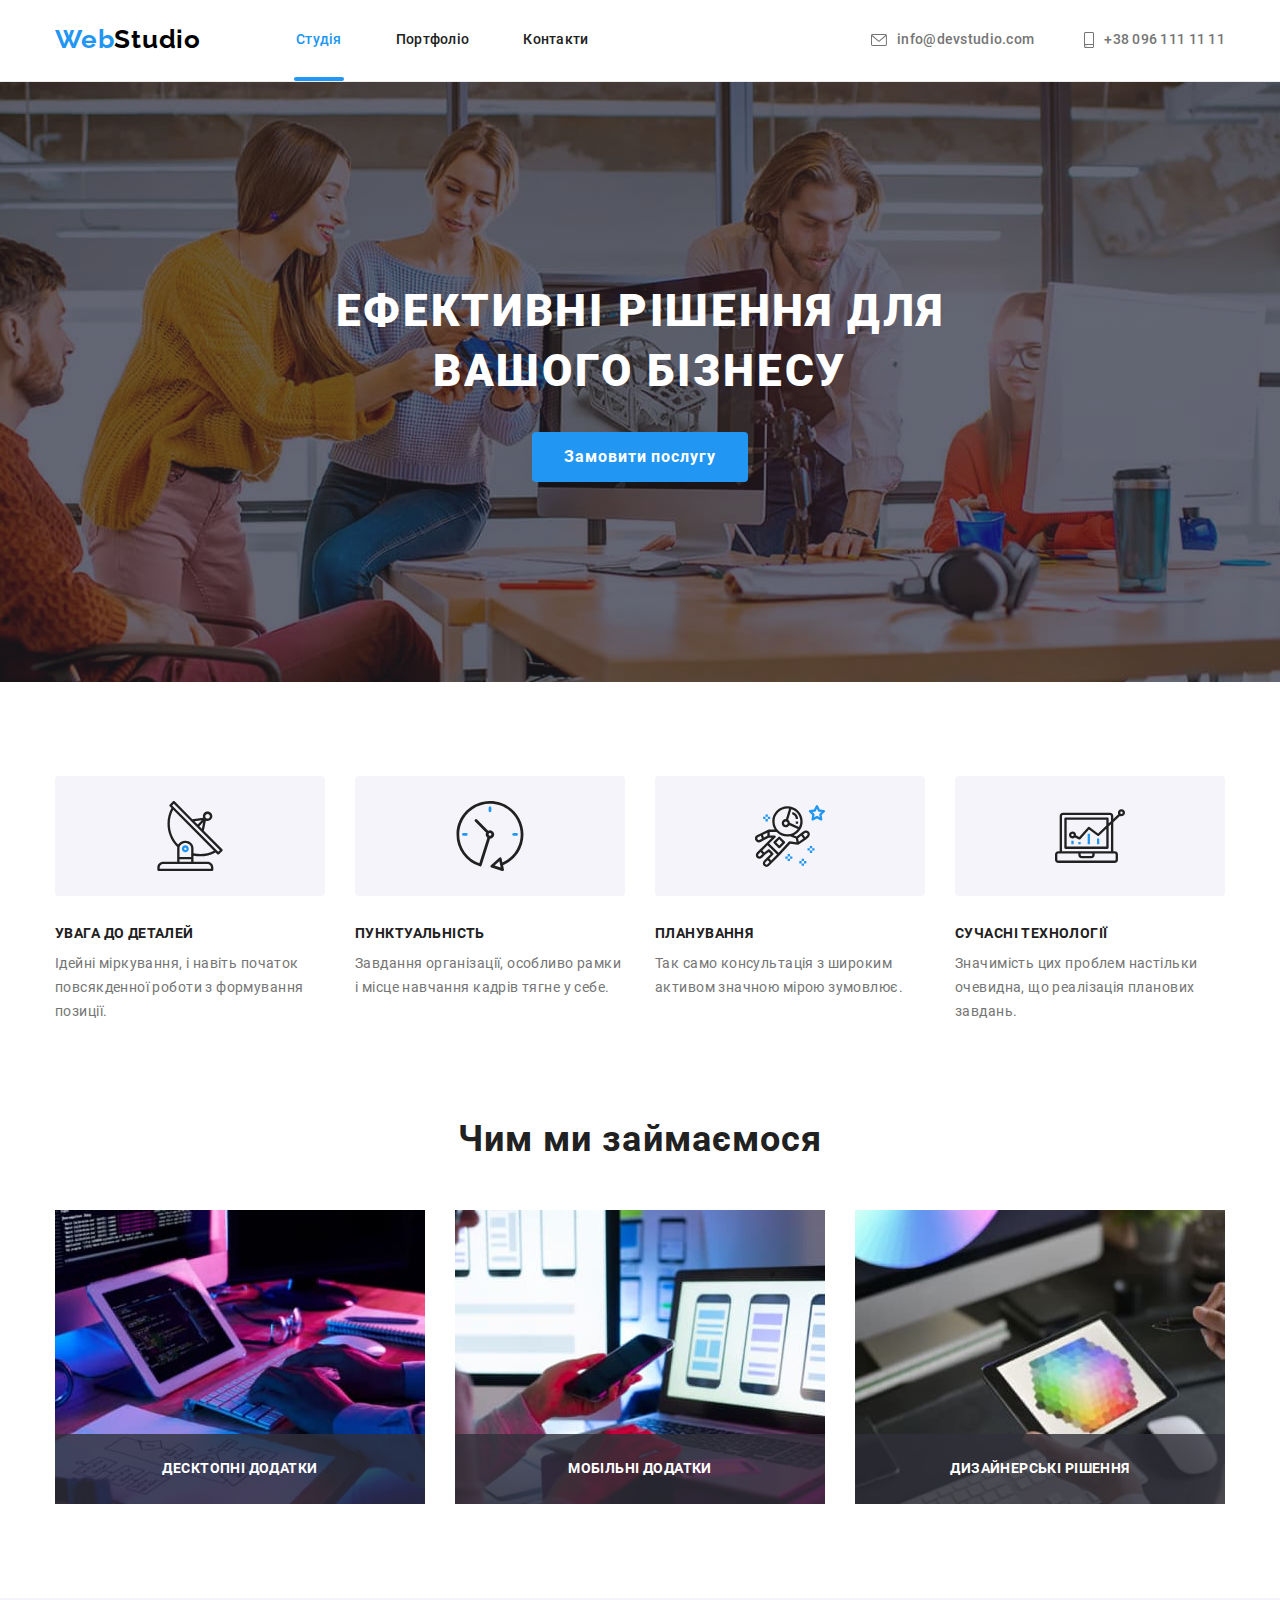
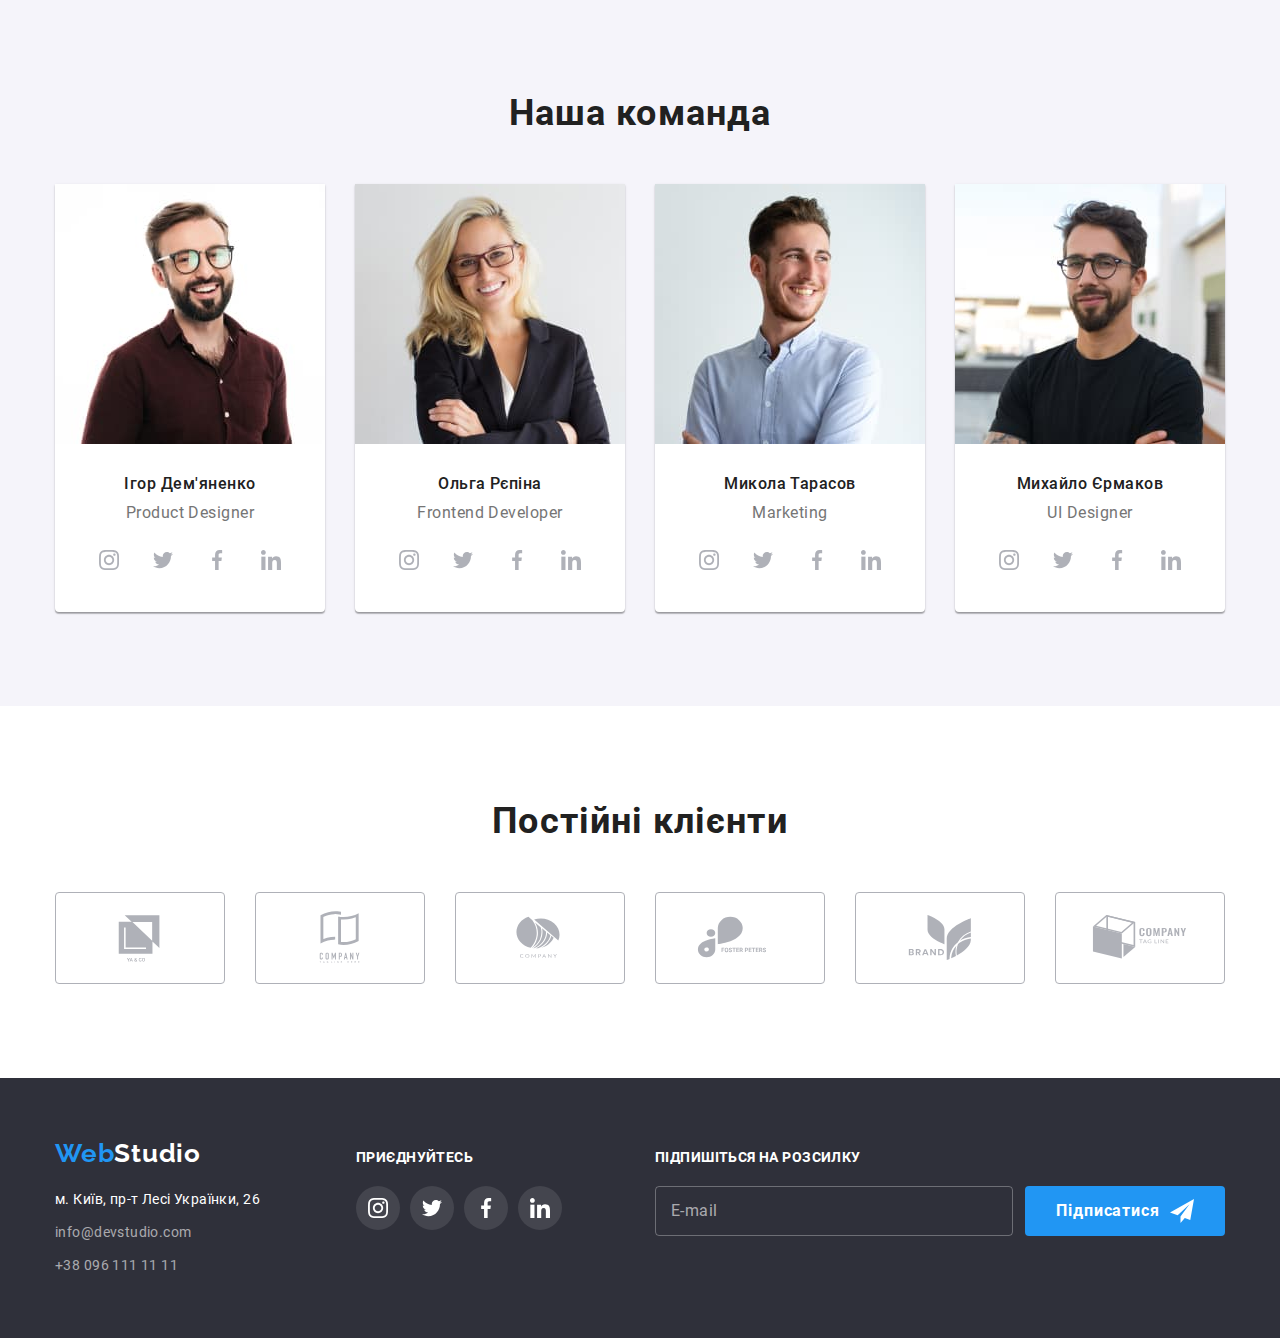
<file: index.html>
<!DOCTYPE html>
<html lang="uk">
  <head>
    <meta charset="UTF-8" />
    <meta http-equiv="X-UA-Compatible" content="IE=edge" />
    <meta name="viewport" content="width=device-width, initial-scale=1.0" />
    <link rel="stylesheet" href="./css/main.min.css" />
    <title>Вебстудія</title>
  </head>
  <body>
    <header class="header">
      <div class="container header__container">
        <nav class="navigation">
          <a href="./index.html" lang="en" class="logo navigation__logo"
            >Web<span class="logo__dark">Studio</span></a
          >
          <ul class="pages">
            <li class="pages__item">
              <a href="./index.html" class="pages__link pages__link--current">Студія</a>
            </li>
            <li class="pages__item">
              <a href="./portfolio.html" target="_parent" class="pages__link">Портфоліо</a>
            </li>
            <li class="pages__item"><a href="#" class="pages__link">Контакти</a></li>
          </ul>
        </nav>
        <ul class="contacts">
          <li class="contacts__item">
            <a href="mailto:info@devstudio.com" lang="en" class="contacts__link">
              <svg class="contacts__icon" width="16" height="12">
                <use href="./images/symbol-defso.svg#icon-envelope"></use>
              </svg>
              info@devstudio.com</a
            >
          </li>
          <li class="contacts__item">
            <a href="tel:+380961111111" class="contacts__link">
              <svg class="contacts__icon" width="10" height="16">
                <use href="./images/symbol-defso.svg#icon-smartphone"></use>
              </svg>

              +38 096 111 11 11</a
            >
          </li>
        </ul>
      </div>
      <nav class="container navigation__mobile">
        <a href="./index.html" lang="en" class="logo navigation__logo"
          >Web<span class="logo__dark">Studio</span></a
        >
        <button
          type="button"
          class="navigation__button"
          aria-expanded="false"
          aria-controls="menu-container"
          data-menu-button
        >
          <svg width="40" height="40" aria-label="mobile-menu-switch">
            <use class="open-menu" href="./images/symbol-defso.svg#icon-open-menu"></use>
          </svg>
        </button>
        <div class="mobile__menu" id="menu-container" data-menu>
          <button
            type="button"
            class="navigation__button"
            aria-expanded="false"
            aria-controls="menu-container"
            data-menu-button
          >
            <svg width="40" height="40" aria-label="mobile-menu-switch">
              <use class="close-menu" href="./images/symbol-defso.svg#icon-close-menu"></use>
            </svg>
          </button>
          <ul class="mobile__list">
            <li class="mobile__pages">
              <a href="./index.html" class="mobile__link mobile__link--current">Студія</a>
            </li>
            <li class="mobile__pages">
              <a href="./portfolio.html" target="_parent" class="mobile__link">Портфоліо</a>
            </li>
            <li class="mobile__pages"><a href="#" class="mobile__link">Контакти</a></li>
          </ul>
          <div class="mobile__wrapper">
            <ul class="">
              <li class="mobile__contacts">
                <a href="tel:+380961111111" class="mobile__link--tel"> +38 096 111 11 11</a>
              </li>
              <li class="mobile__contacts">
                <a href="mailto:info@devstudio.com" lang="en" class="mobile__link--mail">
                  info@devstudio.com</a
                >
              </li>
            </ul>
            <ul class="mobile__soclist">
              <li class="mobile__socitem">
                <a
                  href="https://instagram.com"
                  target="_blank"
                  rel="noopener noreferrer nofollov"
                  class="mobile__soclink"
                  >Instagram</a
                >
              </li>
              <li class="mobile__socitem">
                <a
                  href="https://twitter.com"
                  target="_blank"
                  rel="noopener noreferrer nofollov"
                  class="mobile__soclink"
                  >Twitter</a
                >
              </li>
              <li class="mobile__socitem">
                <a
                  href="https://facebook.com"
                  target="_blank"
                  rel="noopener noreferrer nofollov"
                  class="mobile__soclink"
                  >Facebook</a
                >
              </li>
              <li class="mobile__socitem">
                <a
                  href="https://linkedin.com"
                  target="_blank"
                  rel="noopener noreferrer nofollov"
                  class="mobile__soclink"
                  >LinkedIn</a
                >
              </li>
            </ul>
          </div>
        </div>
      </nav>
    </header>
    <main>
      <section class="hero">
        <div class="container">
          <h1 class="hero__title">Ефективні рішення для вашого бізнесу</h1>
          <button type="button" class="button hero__button" data-modal-open>
            Замовити послугу
          </button>
        </div>
      </section>
      <section class="section">
        <div class="container">
          <h2 class="section__title section__title--hidden">Наші переваги</h2>
          <ul class="benefits">
            <li class="benefits__item">
              <div class="benefits__icon-wrapper">
                <svg width="70" height="70">
                  <use href="./images/symbol-defso.svg#icon-antenna"></use>
                </svg>
              </div>
              <h3 class="benefits__title">Увага до деталей</h3>
              <p class="benefits__text">
                Ідейні міркування, і навіть початок повсякденної роботи з формування позиції.
              </p>
            </li>
            <li class="benefits__item">
              <div class="benefits__icon-wrapper">
                <svg width="70" height="70">
                  <use href="./images/symbol-defso.svg#icon-clock"></use>
                </svg>
              </div>
              <h3 class="benefits__title">Пунктуальність</h3>
              <p class="benefits__text">
                Завдання організації, особливо рамки і місце навчання кадрів тягне у себе.
              </p>
            </li>
            <li class="benefits__item">
              <div class="benefits__icon-wrapper">
                <svg width="70" height="70">
                  <use href="./images/symbol-defso.svg#icon-astronaut"></use>
                </svg>
              </div>
              <h3 class="benefits__title">Планування</h3>
              <p class="benefits__text">
                Так само консультація з широким активом значною мірою зумовлює.
              </p>
            </li>
            <li class="benefits__item">
              <div class="benefits__icon-wrapper">
                <svg width="70" height="70">
                  <use href="./images/symbol-defso.svg#icon-diagram"></use>
                </svg>
              </div>
              <h3 class="benefits__title">Сучасні технології</h3>
              <p class="benefits__text">
                Значимість цих проблем настільки очевидна, що реалізація планових завдань.
              </p>
            </li>
          </ul>
        </div>
      </section>
      <section class="section section--no-padding-top section--only-on-desctop">
        <div class="container">
          <h2 class="section__title section__title--with-margin-bottom">Чим ми займаємося</h2>
          <ul class="what-we-do">
            <li class="what-we-do__item">
              <img
                srcset="./images/what-we-do-img01.jpg 1x, ./images/what-we-do-img01-2x.jpg 2x"
                src="./images/what-we-do-img01.jpg"
                alt="десктопні додатки"
                width="370"
              />
              <div class="what-we-do__wrapper">
                <h3 class="what-we-do__title">Десктопні додатки</h3>
              </div>
            </li>
            <li class="what-we-do__item">
              <img
                srcset="./images/what-we-do-img02.jpg 1x, ./images/what-we-do-img02-2x.jpg 2x"
                src="./images/what-we-do-img02.jpg"
                alt="мобільні додатки"
                width="370"
              />
              <div class="what-we-do__wrapper">
                <h3 class="what-we-do__title">Мобільні додатки</h3>
              </div>
            </li>
            <li class="what-we-do__item">
              <img
                srcset="./images/what-we-do-img03.jpg 1x, ./images/what-we-do-img03-2x.jpg 2x"
                src="./images/what-we-do-img03.jpg"
                alt="дизайнерські рішення"
                width="370"
              />
              <div class="what-we-do__wrapper">
                <h3 class="what-we-do__title">Дизайнерські рішення</h3>
              </div>
            </li>
          </ul>
        </div>
      </section>
      <section class="section section--another-background">
        <div class="container">
          <h2 class="section__title section__title--with-margin-bottom">Наша команда</h2>
          <ul class="team">
            <li class="team__item">
              <picture>
                <source
                  srcset="
                    ./images/our-team-photo-igor-demjanenko.jpg    1x,
                    ./images/our-team-photo-igor-demjanenko-2x.jpg 2x
                  "
                  media="(min-width: 1200px)"
                  type="image/jpeg"
                />
                <source
                  srcset="
                    ./images/our-team-photo-igor-demjanenko-tablet.jpg    1x,
                    ./images/our-team-photo-igor-demjanenko-tablet-2x.jpg 2x
                  "
                  media="(min-width: 768px)"
                  type="image/jpeg"
                />
                <source
                  srcset="
                    ./images/our-team-photo-igor-demjanenko-mob.jpg    1x,
                    ./images/our-team-photo-igor-demjanenko-mob-2x.jpg 2x
                  "
                  media="(max-width: 767px)"
                  type="image/jpeg"
                />
                <img
                  src="./images/our-team-photo-igor-demjanenko-mob.jpg"
                  alt="фото Ігора Дем'яненко"
                  width="450"
                  height="460"
                />
              </picture>
              <div class="team__wrapper">
                <h3 class="team__title">Ігор Дем'яненко</h3>
                <p class="team__text" lang="en">Product Designer</p>
                <ul class="social">
                  <li>
                    <a
                      href="https://www.instagram.com"
                      target="_blank"
                      rel="noopener noreferrer"
                      class="social__link"
                    >
                      <svg width="20" height="20">
                        <use href="./images/symbol-defso.svg#icon-instagram"></use></svg
                    ></a>
                  </li>
                  <li>
                    <a
                      href="https://twitter.com"
                      target="_blank"
                      rel="noopener noreferrer nofollov"
                      class="social__link"
                    >
                      <svg width="20" height="20">
                        <use href="./images/symbol-defso.svg#icon-twitter"></use></svg
                    ></a>
                  </li>
                  <li>
                    <a
                      href="https://facebook.com"
                      target="_blank"
                      rel="noopener noreferrer nofollov"
                      class="social__link"
                    >
                      <svg width="20" height="20">
                        <use href="./images/symbol-defso.svg#icon-facebook"></use></svg
                    ></a>
                  </li>
                  <li>
                    <a
                      href="https://linkedin.com"
                      target="_blank"
                      rel="noopener noreferrer nofollov"
                      class="social__link"
                    >
                      <svg width="20" height="20">
                        <use href="./images/symbol-defso.svg#icon-linkedin"></use></svg
                    ></a>
                  </li>
                </ul>
              </div>
            </li>
            <li class="team__item">
              <picture>
                <source
                  srcset="
                    ./images/our-team-photo-olga-repina.jpg    1x,
                    ./images/our-team-photo-olga-repina-2x.jpg 2x
                  "
                  media="(min-width: 1200px)"
                  type="image/jpeg"
                />
                <source
                  srcset="
                    ./images/our-team-photo-olga-repina-tablet.jpg    1x,
                    ./images/our-team-photo-olga-repina-tablet-2x.jpg 2x
                  "
                  media="(min-width: 768px)"
                  type="image/jpeg"
                />
                <source
                  srcset="
                    ./images/our-team-photo-olga-repina-mob.jpg    1x,
                    ./images/our-team-photo-olga-repina-mob-2x.jpg 2x
                  "
                  media="(max-width: 767px)"
                  type="image/jpeg"
                />
                <img
                  src="./images/our-team-photo-olga-repina-mob.jpg"
                  alt="фото Ольги Рєпіної"
                  width="450"
                  height="460"
                />
              </picture>
              <div class="team__wrapper">
                <h3 class="team__title">Ольга Рєпіна</h3>
                <p class="team__text" lang="en">Frontend Developer</p>
                <ul class="social">
                  <li>
                    <a
                      href="https://www.instagram.com"
                      target="_blank"
                      rel="noopener noreferrer"
                      class="social__link"
                    >
                      <svg width="20" height="20">
                        <use href="./images/symbol-defso.svg#icon-instagram"></use></svg
                    ></a>
                  </li>
                  <li>
                    <a
                      href="https://twitter.com"
                      target="_blank"
                      rel="noopener noreferrer nofollov"
                      class="social__link"
                    >
                      <svg width="20" height="20">
                        <use href="./images/symbol-defso.svg#icon-twitter"></use></svg
                    ></a>
                  </li>
                  <li>
                    <a
                      href="https://facebook.com"
                      target="_blank"
                      rel="noopener noreferrer nofollov"
                      class="social__link"
                    >
                      <svg width="20" height="20">
                        <use href="./images/symbol-defso.svg#icon-facebook"></use></svg
                    ></a>
                  </li>
                  <li>
                    <a
                      href="https://linkedin.com"
                      target="_blank"
                      rel="noopener noreferrer nofollov"
                      class="social__link"
                    >
                      <svg width="20" height="20">
                        <use href="./images/symbol-defso.svg#icon-linkedin"></use></svg
                    ></a>
                  </li>
                </ul>
              </div>
            </li>
            <li class="team__item">
              <picture>
                <source
                  srcset="
                    ./images/our-team-photo-nikolai-tarasov.jpg    1x,
                    ./images/our-team-photo-nikolai-tarasov-2x.jpg 2x
                  "
                  media="(min-width: 1200px)"
                  type="image/jpeg"
                />
                <source
                  srcset="
                    ./images/our-team-photo-nikolai-tarasov-tablet.jpg    1x,
                    ./images/our-team-photo-nikolai-tarasov-tablet-2x.jpg 2x
                  "
                  media="(min-width: 768px)"
                  type="image/jpeg"
                />
                <source
                  srcset="
                    ./images/our-team-photo-nikolai-tarasov-mob.jpg    1x,
                    ./images/our-team-photo-nikolai-tarasov-mob-2x.jpg 2x
                  "
                  media="(max-width: 767px)"
                  type="image/jpeg"
                />
                <img
                  src="./images/our-team-photo-nikolai-tarasov-mob.jpg"
                  alt="фото Миколи Тарасова"
                  width="450"
                  height="460"
                />
              </picture>
              <div class="team__wrapper">
                <h3 class="team__title">Микола Тарасов</h3>
                <p class="team__text" lang="en">Marketing</p>
                <ul class="social">
                  <li>
                    <a
                      href="https://www.instagram.com"
                      target="_blank"
                      rel="noopener noreferrer"
                      class="social__link"
                    >
                      <svg width="20" height="20">
                        <use href="./images/symbol-defso.svg#icon-instagram"></use></svg
                    ></a>
                  </li>
                  <li>
                    <a
                      href="https://twitter.com"
                      target="_blank"
                      rel="noopener noreferrer nofollov"
                      class="social__link"
                    >
                      <svg width="20" height="20">
                        <use href="./images/symbol-defso.svg#icon-twitter"></use></svg
                    ></a>
                  </li>
                  <li>
                    <a
                      href="https://facebook.com"
                      target="_blank"
                      rel="noopener noreferrer nofollov"
                      class="social__link"
                    >
                      <svg width="20" height="20">
                        <use href="./images/symbol-defso.svg#icon-facebook"></use></svg
                    ></a>
                  </li>
                  <li>
                    <a
                      href="https://linkedin.com"
                      target="_blank"
                      rel="noopener noreferrer nofollov"
                      class="social__link"
                    >
                      <svg width="20" height="20">
                        <use href="./images/symbol-defso.svg#icon-linkedin"></use></svg
                    ></a>
                  </li>
                </ul>
              </div>
            </li>
            <li class="team__item">
              <picture>
                <source
                  srcset="
                    ./images/our-team-photo-mihail-ermakov.jpg    1x,
                    ./images/our-team-photo-mihail-ermakov-2x.jpg 2x
                  "
                  media="(min-width: 1200px)"
                  type="image/jpeg"
                />
                <source
                  srcset="
                    ./images/our-team-photo-mihail-ermakov-tablet.jpg    1x,
                    ./images/our-team-photo-mihail-ermakov-tablet-2x.jpg 2x
                  "
                  media="(min-width: 768px)"
                  type="image/jpeg"
                />
                <source
                  srcset="
                    ./images/our-team-photo-mihail-ermakov-mob.jpg    1x,
                    ./images/our-team-photo-mihail-ermakov-mob-2x.jpg 2x
                  "
                  media="(max-width: 767px)"
                  type="image/jpeg"
                />
                <img
                  src="./images/our-team-photo-mihail-ermakov-mob.jpg"
                  alt="фото Михайла Єрмакова"
                  width="450"
                  height="460"
                />
              </picture>
              <div class="team__wrapper">
                <h3 class="team__title">Михайло Єрмаков</h3>
                <p class="team__text" lang="en">UI Designer</p>
                <ul class="social">
                  <li>
                    <a
                      href="https://www.instagram.com"
                      target="_blank"
                      rel="noopener noreferrer"
                      class="social__link"
                    >
                      <svg width="20" height="20">
                        <use href="./images/symbol-defso.svg#icon-instagram"></use></svg
                    ></a>
                  </li>
                  <li>
                    <a
                      href="https://twitter.com"
                      target="_blank"
                      rel="noopener noreferrer nofollov"
                      class="social__link"
                    >
                      <svg width="20" height="20">
                        <use href="./images/symbol-defso.svg#icon-twitter"></use></svg
                    ></a>
                  </li>
                  <li>
                    <a
                      href="https://facebook.com"
                      target="_blank"
                      rel="noopener noreferrer nofollov"
                      class="social__link"
                    >
                      <svg width="20" height="20">
                        <use href="./images/symbol-defso.svg#icon-facebook"></use></svg
                    ></a>
                  </li>
                  <li>
                    <a
                      href="https://linkedin.com"
                      target="_blank"
                      rel="noopener noreferrer nofollov"
                      class="social__link"
                    >
                      <svg width="20" height="20">
                        <use href="./images/symbol-defso.svg#icon-linkedin"></use></svg
                    ></a>
                  </li>
                </ul>
              </div>
            </li>
          </ul>
        </div>
      </section>
      <section class="section">
        <div class="container">
          <h2 class="section__title section__title--with-margin-bottom">Постійні клієнти</h2>
          <ul class="customers">
            <li class="customers__item">
              <a href="#" class="customers__link">
                <svg width="106px" height="60px">
                  <use href="./images/symbol-defso.svg#icon-logoa"></use>
                </svg>
              </a>
            </li>
            <li class="customers__item">
              <a href="#" class="customers__link">
                <svg width="106px" height="60px">
                  <use href="./images/symbol-defso.svg#icon-logob"></use>
                </svg>
              </a>
            </li>
            <li class="customers__item">
              <a href="#" class="customers__link">
                <svg width="106px" height="60px">
                  <use href="./images/symbol-defso.svg#icon-logoc"></use>
                </svg>
              </a>
            </li>
            <li class="customers__item">
              <a href="#" class="customers__link">
                <svg width="106px" height="60px">
                  <use href="./images/symbol-defso.svg#icon-logod"></use>
                </svg>
              </a>
            </li>
            <li class="customers__item">
              <a href="#" class="customers__link">
                <svg width="106px" height="60px">
                  <use href="./images/symbol-defso.svg#icon-logoe"></use>
                </svg>
              </a>
            </li>
            <li class="customers__item">
              <a href="#" class="customers__link">
                <svg width="106px" height="60px">
                  <use href="./images/symbol-defso.svg#icon-logof"></use>
                </svg>
              </a>
            </li>
          </ul>
        </div>
      </section>
    </main>
    <footer class="footer">
      <div class="container footer__container">
        <div class="left-footer">
          <a href="#" lang="en" class="logo">Web<span class="logo__light">Studio</span></a>
          <address class="address">
            <ul>
              <li class="address__item">
                <a
                  href="https://www.google.com/maps/place/%D0%B1%D1%83%D0%BB%D1%8C%D0%B2%D0%B0%D1%80+%D0%9B%D0%B5%D1%81%D1%96+%D0%A3%D0%BA%D1%80%D0%B0%D1%97%D0%BD%D0%BA%D0%B8,+26,+%D0%9A%D0%B8%D1%97%D0%B2,+02000/@50.4265807,30.5383858,17z/data=!3m1!4b1!4m5!3m4!1s0x40d4cf0e033ecbe9:0x57a4dffefec77da0!8m2!3d50.4265807!4d30.5383858"
                  target="_blank"
                  rel="noopener noreferrer nofollow"
                  class="address__map"
                  >м. Київ, пр-т Лесі Українки, 26
                </a>
              </li>
              <li class="address__item">
                <a href="mailto:info@devstudio.com" lang="en" class="address__mail-and-tel"
                  >info@devstudio.com</a
                >
              </li>
              <li class="address__item">
                <a href="tel:+380961111111" class="address__mail-and-tel">+38 096 111 11 11</a>
              </li>
            </ul>
          </address>
        </div>
        <div class="call">
          <p class="call__title">Приєднуйтесь</p>
          <ul class="social">
            <li class="social__item">
              <a
                href="https://www.instagram.com"
                target="_blank"
                rel="noopener noreferrer"
                class="social__link"
              >
                <svg width="20" height="20">
                  <use href="./images/symbol-defso.svg#icon-instagram"></use></svg
              ></a>
            </li>
            <li class="social__item">
              <a
                href="https://twitter.com"
                target="_blank"
                rel="noopener noreferrer nofollov"
                class="social__link"
              >
                <svg width="20" height="20">
                  <use href="./images/symbol-defso.svg#icon-twitter"></use></svg
              ></a>
            </li>
            <li class="social__item">
              <a
                href="https://facebook.com"
                target="_blank"
                rel="noopener noreferrer nofollov"
                class="social__link"
              >
                <svg width="20" height="20">
                  <use href="./images/symbol-defso.svg#icon-facebook"></use></svg
              ></a>
            </li>
            <li class="social__item">
              <a
                href="https://linkedin.com"
                target="_blank"
                rel="noopener noreferrer nofollov"
                class="social__link"
              >
                <svg width="20" height="20">
                  <use href="./images/symbol-defso.svg#icon-linkedin"></use></svg
              ></a>
            </li>
          </ul>
        </div>
        <form action="#" class="">
          <p class="call__title">Підпишіться на розсилку</p>
          <div class="subscription">
            <label>
              <input type="email" name="send" class="subscription__input" placeholder="E-mail"
            /></label>
            <button type="submit" class="button subscription__button">
              Підписатися
              <svg width="24" height="24">
                <use href="./images/symbol-defso.svg#icon-send"></use>
              </svg>
            </button>
          </div>
        </form>
      </div>
    </footer>
    <div class="backdrop backdrop--is-hidden" data-modal>
      <div class="modal">
        <button type="button" class="modal__button" data-modal-close>
          <svg width="11" height="11">
            <use href="./images/symbol-defso.svg#icon-close"></use>
          </svg>
        </button>
        <form action="#" class="form">
          <p class="form__title">Залиште свої дані, ми вам передзвонимо</p>
          <div class="form__field">
            <label for="name" class="form__label">Ім'я</label>
            <div class="input-wrapper">
              <input type="text" class="form__input" name="name" id="name" placeholder=" " />
              <svg class="form__input__icon" width="18" height="18">
                <use href="./images/symbol-defso.svg#icon-person"></use>
              </svg>
            </div>
          </div>
          <div class="form__field">
            <label for="tel" class="form__label">Телефон</label>
            <div class="input-wrapper">
              <input type="tel" class="form__input" name="tel" id="tel" placeholder=" " /><svg
                class="form__input__icon"
                width="18"
                height="18"
              >
                <use href="./images/symbol-defso.svg#icon-phone"></use>
              </svg>
            </div>
          </div>
          <div class="form__field">
            <label for="mail" class="form__label">Пошта</label>
            <div class="input-wrapper">
              <input type="email" class="form__input" name="mail" id="mail" placeholder=" " /><svg
                class="form__input__icon"
                width="18"
                height="18"
              >
                <use href="./images/symbol-defso.svg#icon-email"></use>
              </svg>
            </div>
          </div>
          <div class="form__field">
            <label for="comment" class="form__label">Коментар</label>
            <textarea
              class="form__text"
              name="comment"
              id="comment"
              placeholder="Введіть текст"
            ></textarea>
          </div>
          <label class="check"
            ><input type="checkbox" class="check__input" name="consent" />
            <span class="check__span"
              ><svg class="check__icon" width="11" height="8">
                <use href="./images/symbol-defso.svg#icon-check"></use></svg></span
            >Погоджуюся з розсилкою та приймаю&nbsp;
            <a href="#" class="check__link">Умови договору</a></label
          >
          <button type="submit" class="button form__button">Відправити</button>
        </form>
      </div>
    </div>
    <script src="./js/menu.js"></script>
    <script src="./js/modal.js"></script>
  </body>
</html>
</file>
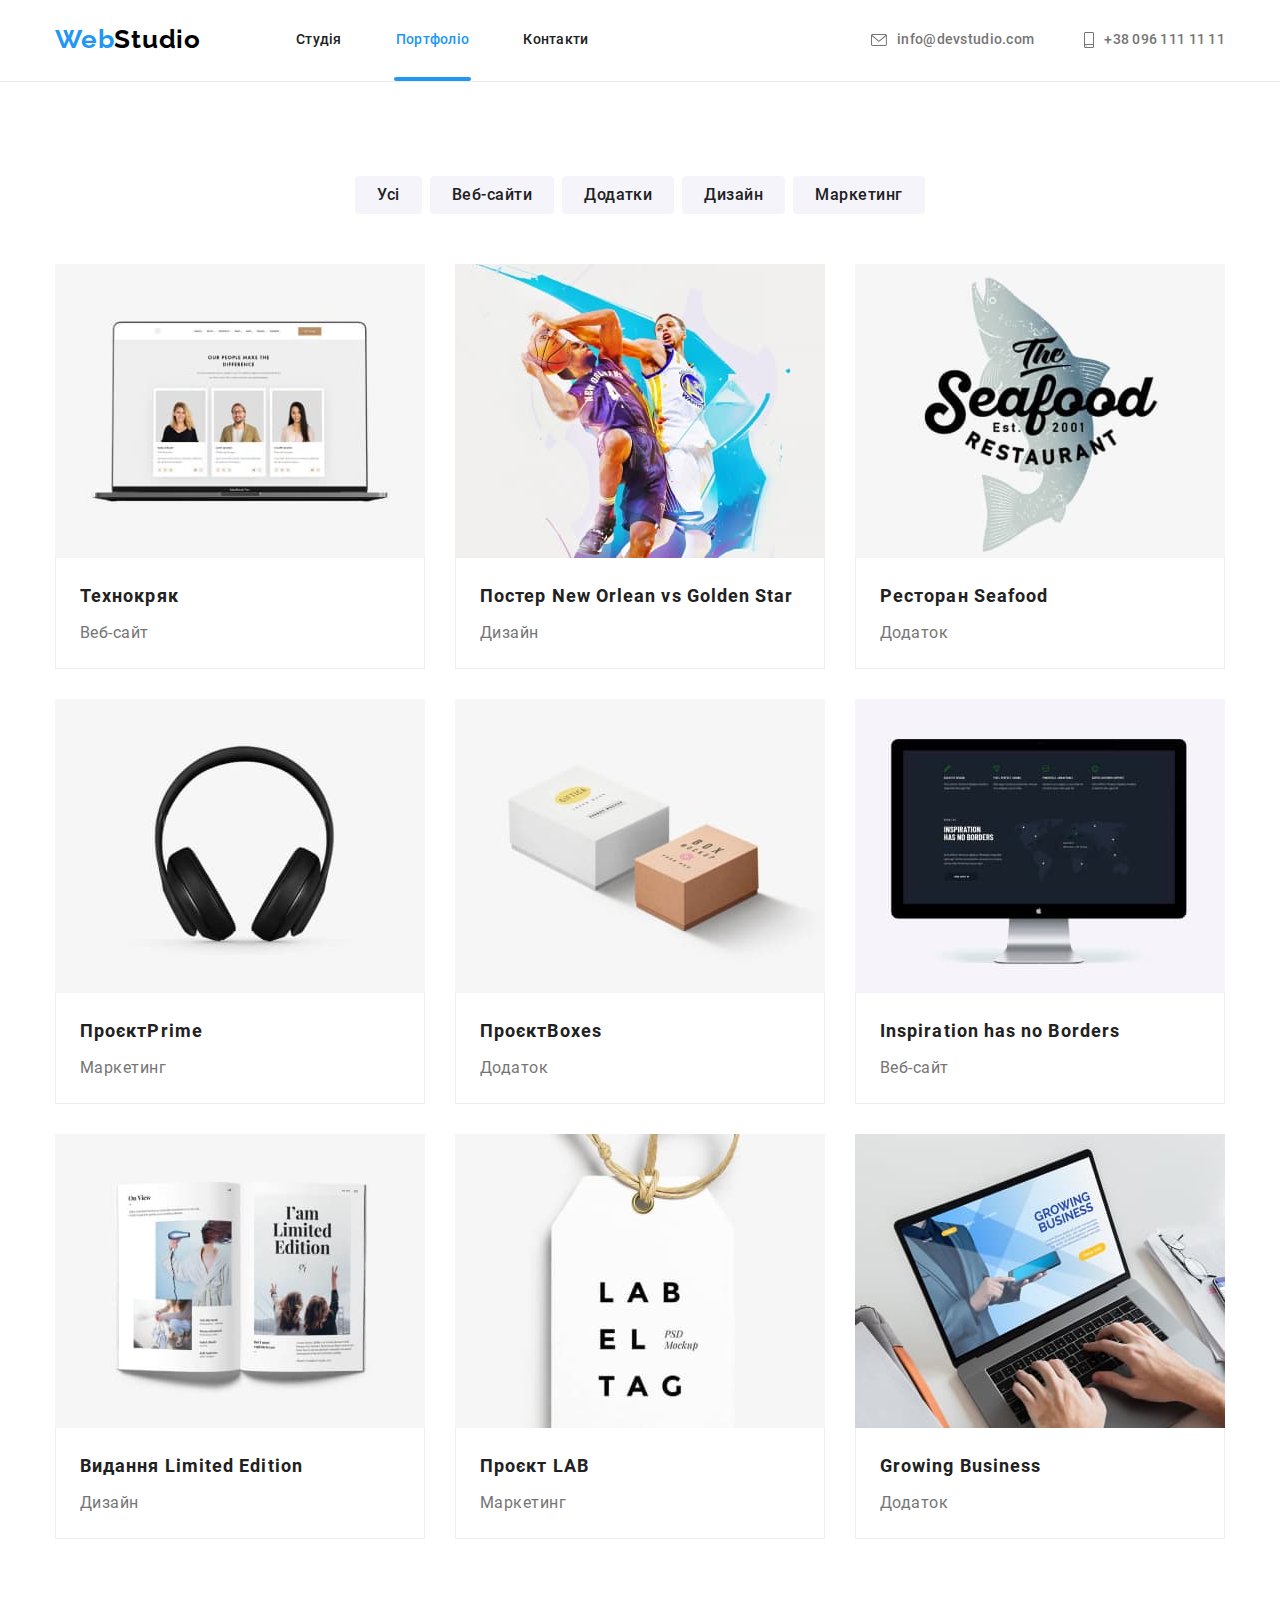
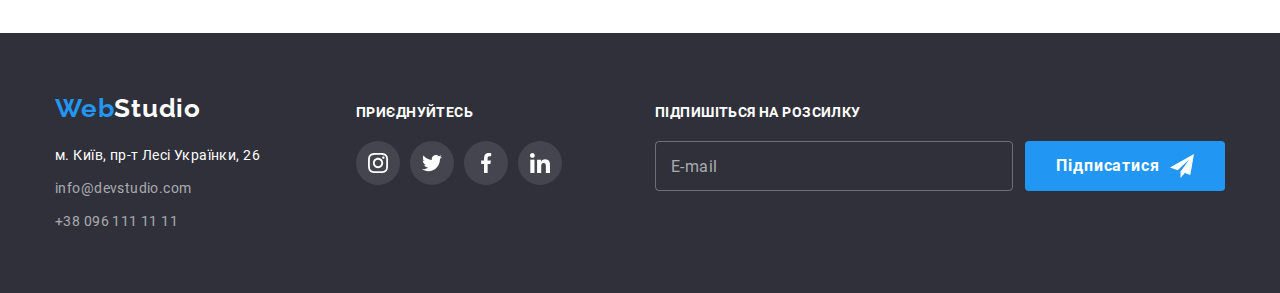
<file: portfolio.html>
<!DOCTYPE html>
<html lang="uk">
  <head>
    <meta charset="UTF-8" />
    <meta http-equiv="X-UA-Compatible" content="IE=edge" />
    <meta name="viewport" content="width=device-width, initial-scale=1.0" />
    <link rel="stylesheet" href="./css/main.min.css" />
    <title>Портфоліо вебстудії</title>
  </head>
  <body>
    <header class="header">
      <div class="container header__container">
        <nav class="navigation">
          <a href="./index.html" lang="en" class="logo navigation__logo"
            >Web<span class="logo__dark">Studio</span></a
          >
          <ul class="pages">
            <li class="pages__item">
              <a href="./index.html" class="pages__link">Студія</a>
            </li>
            <li class="pages__item">
              <a href="./portfolio.html" target="_parent" class="pages__link pages__link--current"
                >Портфоліо</a
              >
            </li>
            <li class="pages__item"><a href="#" class="pages__link">Контакти</a></li>
          </ul>
        </nav>
        <ul class="contacts">
          <li class="contacts__item">
            <a href="mailto:info@devstudio.com" lang="en" class="contacts__link">
              <svg class="contacts__icon" width="16" height="12">
                <use href="./images/symbol-defso.svg#icon-envelope"></use>
              </svg>
              info@devstudio.com</a
            >
          </li>
          <li class="contacts__item">
            <a href="tel:+380961111111" class="contacts__link">
              <svg class="contacts__icon" width="10" height="16">
                <use href="./images/symbol-defso.svg#icon-smartphone"></use>
              </svg>

              +38 096 111 11 11</a
            >
          </li>
        </ul>
      </div>
      <nav class="container navigation__mobile">
        <a href="./index.html" lang="en" class="logo navigation__logo"
          >Web<span class="logo__dark">Studio</span></a
        >
        <button
          type="button"
          class="navigation__button"
          aria-expanded="false"
          aria-controls="menu-container"
          data-menu-button
        >
          <svg width="40" height="40" aria-label="mobile-menu-switch">
            <use class="open-menu" href="./images/symbol-defso.svg#icon-open-menu"></use>
          </svg>
        </button>
        <div class="mobile__menu" id="menu-container" data-menu>
          <button
            type="button"
            class="navigation__button"
            aria-expanded="false"
            aria-controls="menu-container"
            data-menu-button
          >
            <svg width="40" height="40" aria-label="mobile-menu-switch">
              <use class="close-menu" href="./images/symbol-defso.svg#icon-close-menu"></use>
            </svg>
          </button>
          <ul class="mobile__list">
            <li class="mobile__pages">
              <a href="./index.html" class="mobile__link">Студія</a>
            </li>
            <li class="mobile__pages">
              <a href="./portfolio.html" target="_parent" class="mobile__link mobile__link--current"
                >Портфоліо</a
              >
            </li>
            <li class="mobile__pages"><a href="#" class="mobile__link">Контакти</a></li>
          </ul>
          <div class="mobile__wrapper">
            <ul class="">
              <li class="mobile__contacts">
                <a href="tel:+380961111111" class="mobile__link--tel"> +38 096 111 11 11</a>
              </li>
              <li class="mobile__contacts">
                <a href="mailto:info@devstudio.com" lang="en" class="mobile__link--mail">
                  info@devstudio.com</a
                >
              </li>
            </ul>
            <ul class="mobile__soclist">
              <li class="mobile__socitem">
                <a
                  href="https://instagram.com"
                  target="_blank"
                  rel="noopener noreferrer nofollov"
                  class="mobile__soclink"
                  >Instagram</a
                >
              </li>
              <li class="mobile__socitem">
                <a
                  href="https://twitter.com"
                  target="_blank"
                  rel="noopener noreferrer nofollov"
                  class="mobile__soclink"
                  >Twitter</a
                >
              </li>
              <li class="mobile__socitem">
                <a
                  href="https://facebook.com"
                  target="_blank"
                  rel="noopener noreferrer nofollov"
                  class="mobile__soclink"
                  >Facebook</a
                >
              </li>
              <li class="mobile__socitem">
                <a
                  href="https://linkedin.com"
                  target="_blank"
                  rel="noopener noreferrer nofollov"
                  class="mobile__soclink"
                  >LinkedIn</a
                >
              </li>
            </ul>
          </div>
        </div>
      </nav>
    </header>
    <main>
      <section class="section">
        <div class="container">
          <h1 class="section__title section__title--hidden">Приклади робіт</h1>
          <ul class="filters">
            <li class="filters__item">
              <button type="button" class="button filters__button filters__button--current">
                Усі
              </button>
            </li>
            <li class="filters__item">
              <button type="button" class="button filters__button">Веб-сайти</button>
            </li>
            <li class="filters__item">
              <button type="button" class="button filters__button">Додатки</button>
            </li>
            <li class="filters__item">
              <button type="button" class="button filters__button">Дизайн</button>
            </li>
            <li class="filters__item">
              <button type="button" class="button filters__button">Маркетинг</button>
            </li>
          </ul>
          <ul class="examples">
            <li class="examples__item">
              <a href="#" class="examples__link">
                <div class="examples__wrap">
                  <picture>
                    <source
                      srcset="./images/project01.jpg 1x, ./images/project01-2x.jpg 2x"
                      media="(min-width: 1200px)"
                      type="image/jpeg"
                    />
                    <source
                      srcset="./images/project01-tablet.jpg 1x, ./images/project01-tablet-2x.jpg 2x"
                      media="(min-width: 768px)"
                      type="image/jpeg"
                    />
                    <source
                      srcset="./images/project01-mob.jpg 1x, ./images/project01-mob-2x.jpg 2x"
                      media="(max-width: 767px)"
                      type="image/jpeg"
                    />
                    <img
                      src="./images/project01-mob.jpg"
                      alt="приклад веб-сайту"
                      width="450"
                      height="294"
                    />
                  </picture>
                  <p class="examples__overlay">
                    Ресурс пропонує комплексні пропозиції з різним рівнем функціоналу та сервісів.
                    Все це дозволить відвідувачу отримати вичерпні відомості про компанію чи
                    приватну особу.
                  </p>
                </div>
                <div class="examples__box">
                  <h2 class="examples__title">Технокряк</h2>
                  <p class="examples__text">Веб-сайт</p>
                </div>
              </a>
            </li>
            <li class="examples__item">
              <a href="#" class="examples__link">
                <div class="examples__wrap">
                  <picture>
                    <source
                      srcset="./images/project02.jpg 1x, ./images/project02-2x.jpg 2x"
                      media="(min-width: 1200px)"
                      type="image/jpeg"
                    />
                    <source
                      srcset="./images/project02-tablet.jpg 1x, ./images/project02-tablet-2x.jpg 2x"
                      media="(min-width: 768px)"
                      type="image/jpeg"
                    />
                    <source
                      srcset="./images/project02-mob.jpg 1x, ./images/project02-mob-2x.jpg 2x"
                      media="(max-width: 767px)"
                      type="image/jpeg"
                    />
                    <img
                      src="./images/project02-mob.jpg"
                      alt="афіша баскетбольного матчу"
                      width="450"
                      height="294"
                    />
                  </picture>
                  <p class="examples__overlay">
                    Ресурс пропонує комплексні пропозиції з різним рівнем функціоналу та сервісів.
                    Все це дозволить відвідувачу отримати вичерпні відомості про компанію чи
                    приватну особу.
                  </p>
                </div>
                <div class="examples__box">
                  <h2 class="examples__title">
                    Постер <span lang="en">New Orlean vs Golden Star</span>
                  </h2>
                  <p class="examples__text">Дизайн</p>
                </div>
              </a>
            </li>
            <li class="examples__item">
              <a href="#" class="examples__link">
                <div class="examples__wrap">
                  <picture>
                    <source
                      srcset="./images/project03.jpg 1x, ./images/project03-2x.jpg 2x"
                      media="(min-width: 1200px)"
                      type="image/jpeg"
                    />
                    <source
                      srcset="./images/project03-tablet.jpg 1x, ./images/project03-tablet-2x.jpg 2x"
                      media="(min-width: 768px)"
                      type="image/jpeg"
                    />
                    <source
                      srcset="./images/project03-mob.jpg 1x, ./images/project03-mob-2x.jpg 2x"
                      media="(max-width: 767px)"
                      type="image/jpeg"
                    />
                    <img
                      src="./images/project03-mob.jpg"
                      alt="приклад додатку для ресторану"
                      width="450"
                      height="294"
                    />
                  </picture>
                  <p class="examples__overlay">
                    Ресурс пропонує комплексні пропозиції з різним рівнем функціоналу та сервісів.
                    Все це дозволить відвідувачу отримати вичерпні відомості про компанію чи
                    приватну особу.
                  </p>
                </div>
                <div class="examples__box">
                  <h2 class="examples__title">Ресторан <span lang="en">Seafood</span></h2>
                  <p class="examples__text">Додаток</p>
                </div>
              </a>
            </li>
            <li class="examples__item">
              <a href="#" class="examples__link">
                <div class="examples__wrap">
                  <picture>
                    <source
                      srcset="./images/project04.jpg 1x, ./images/project04-2x.jpg 2x"
                      media="(min-width: 1200px)"
                      type="image/jpeg"
                    />
                    <source
                      srcset="./images/project04-tablet.jpg 1x, ./images/project04-tablet-2x.jpg 2x"
                      media="(min-width: 768px)"
                      type="image/jpeg"
                    />
                    <source
                      srcset="./images/project04-mob.jpg 1x, ./images/project04-mob-2x.jpg 2x"
                      media="(max-width: 767px)"
                      type="image/jpeg"
                    />
                    <img
                      src="./images/project04-mob.jpg"
                      alt="приклад веб-сайту для аудіо-студій"
                      width="450"
                      height="294"
                    />
                  </picture>
                  <p class="examples__overlay">
                    Ресурс пропонує комплексні пропозиції з різним рівнем функціоналу та сервісів.
                    Все це дозволить відвідувачу отримати вичерпні відомості про компанію чи
                    приватну особу.
                  </p>
                </div>
                <div class="examples__box">
                  <h2 class="examples__title">Проєкт<span lang="en">Prime</span></h2>
                  <p class="examples__text">Маркетинг</p>
                </div>
              </a>
            </li>
            <li class="examples__item">
              <a href="#" class="examples__link">
                <div class="examples__wrap">
                  <picture>
                    <source
                      srcset="./images/project05.jpg 1x, ./images/project05-2x.jpg 2x"
                      media="(min-width: 1200px)"
                      type="image/jpeg"
                    />
                    <source
                      srcset="./images/project05-tablet.jpg 1x, ./images/project05-tablet-2x.jpg 2x"
                      media="(min-width: 768px)"
                      type="image/jpeg"
                    />
                    <source
                      srcset="./images/project05-mob.jpg 1x, ./images/project05-mob-2x.jpg 2x"
                      media="(max-width: 767px)"
                      type="image/jpeg"
                    />
                    <img
                      src="./images/project05-mob.jpg"
                      alt="приклад додатку"
                      width="450"
                      height="294"
                    />
                  </picture>
                  <p class="examples__overlay">
                    Ресурс пропонує комплексні пропозиції з різним рівнем функціоналу та сервісів.
                    Все це дозволить відвідувачу отримати вичерпні відомості про компанію чи
                    приватну особу.
                  </p>
                </div>
                <div class="examples__box">
                  <h2 class="examples__title">Проєкт<span lang="en">Boxes</span></h2>
                  <p class="examples__text">Додаток</p>
                </div>
              </a>
            </li>
            <li class="examples__item">
              <a href="#" class="examples__link">
                <div class="examples__wrap">
                  <picture>
                    <source
                      srcset="./images/project06.jpg 1x, ./images/project06-2x.jpg 2x"
                      media="(min-width: 1200px)"
                      type="image/jpeg"
                    />
                    <source
                      srcset="./images/project06-tablet.jpg 1x, ./images/project06-tablet-2x.jpg 2x"
                      media="(min-width: 768px)"
                      type="image/jpeg"
                    />
                    <source
                      srcset="./images/project06-mob.jpg 1x, ./images/project06-mob-2x.jpg 2x"
                      media="(max-width: 767px)"
                      type="image/jpeg"
                    />
                    <img
                      src="./images/project06-mob.jpg"
                      alt="приклад веб-сайту"
                      width="450"
                      height="294"
                    />
                  </picture>
                  <p class="examples__overlay">
                    Ресурс пропонує комплексні пропозиції з різним рівнем функціоналу та сервісів.
                    Все це дозволить відвідувачу отримати вичерпні відомості про компанію чи
                    приватну особу.
                  </p>
                </div>
                <div class="examples__box">
                  <h2 class="examples__title" lang="en">Inspiration has no Borders</h2>
                  <p class="examples__text">Веб-сайт</p>
                </div>
              </a>
            </li>
            <li class="examples__item">
              <a href="#" class="examples__link">
                <div class="examples__wrap">
                  <picture>
                    <source
                      srcset="./images/project07.jpg 1x, ./images/project07-2x.jpg 2x"
                      media="(min-width: 1200px)"
                      type="image/jpeg"
                    />
                    <source
                      srcset="./images/project07-tablet.jpg 1x, ./images/project07-tablet-2x.jpg 2x"
                      media="(min-width: 768px)"
                      type="image/jpeg"
                    />
                    <source
                      srcset="./images/project07-mob.jpg 1x, ./images/project07-mob-2x.jpg 2x"
                      media="(max-width: 767px)"
                      type="image/jpeg"
                    />
                    <img
                      src="./images/project07-mob.jpg"
                      alt="приклад дизайну журнала"
                      width="450"
                      height="294"
                    />
                  </picture>
                  <p class="examples__overlay">
                    Ресурс пропонує комплексні пропозиції з різним рівнем функціоналу та сервісів.
                    Все це дозволить відвідувачу отримати вичерпні відомості про компанію чи
                    приватну особу.
                  </p>
                </div>
                <div class="examples__box">
                  <h2 class="examples__title">Видання <span lang="en">Limited Edition</span></h2>
                  <p class="examples__text">Дизайн</p>
                </div>
              </a>
            </li>
            <li class="examples__item">
              <a href="#" class="examples__link">
                <div class="examples__wrap">
                  <picture>
                    <source
                      srcset="./images/project08.jpg 1x, ./images/project08-2x.jpg 2x"
                      media="(min-width: 1200px)"
                      type="image/jpeg"
                    />
                    <source
                      srcset="./images/project08-tablet.jpg 1x, ./images/project08-tablet-2x.jpg 2x"
                      media="(min-width: 768px)"
                      type="image/jpeg"
                    />
                    <source
                      srcset="./images/project08-mob.jpg 1x, ./images/project08-mob-2x.jpg 2x"
                      media="(max-width: 767px)"
                      type="image/jpeg"
                    />
                    <img
                      src="./images/project08-mob.jpg"
                      alt="лейба етикетка"
                      width="450"
                      height="294"
                    />
                  </picture>
                  <p class="examples__overlay">
                    Ресурс пропонує комплексні пропозиції з різним рівнем функціоналу та сервісів.
                    Все це дозволить відвідувачу отримати вичерпні відомості про компанію чи
                    приватну особу.
                  </p>
                </div>
                <div class="examples__box">
                  <h2 class="examples__title">Проєкт <span lang="en">LAB</span></h2>
                  <p class="examples__text">Маркетинг</p>
                </div>
              </a>
            </li>
            <li class="examples__item">
              <a href="#" class="examples__link">
                <div class="examples__wrap">
                  <picture>
                    <source
                      srcset="./images/project09.jpg 1x, ./images/project09-2x.jpg 2x"
                      media="(min-width: 1200px)"
                      type="image/jpeg"
                    />
                    <source
                      srcset="./images/project09-tablet.jpg 1x, ./images/project09-tablet-2x.jpg 2x"
                      media="(min-width: 768px)"
                      type="image/jpeg"
                    />
                    <source
                      srcset="./images/project09-mob.jpg 1x, ./images/project09-mob-2x.jpg 2x"
                      media="(max-width: 767px)"
                      type="image/jpeg"
                    />
                    <img
                      src="./images/project09-mob.jpg"
                      alt="приклад додатку для бізнесу"
                      width="450"
                      height="294"
                    />
                  </picture>
                  <p class="examples__overlay">
                    Ресурс пропонує комплексні пропозиції з різним рівнем функціоналу та сервісів.
                    Все це дозволить відвідувачу отримати вичерпні відомості про компанію чи
                    приватну особу.
                  </p>
                </div>
                <div class="examples__box">
                  <h2 class="examples__title" lang="en">Growing Business</h2>
                  <p class="examples__text">Додаток</p>
                </div>
              </a>
            </li>
          </ul>
        </div>
      </section>
    </main>
    <footer class="footer">
      <div class="container footer__container">
        <div class="left-footer">
          <a href="#" lang="en" class="logo">Web<span class="logo__light">Studio</span></a>
          <address class="address">
            <ul>
              <li class="address__item">
                <a
                  href="https://www.google.com/maps/place/%D0%B1%D1%83%D0%BB%D1%8C%D0%B2%D0%B0%D1%80+%D0%9B%D0%B5%D1%81%D1%96+%D0%A3%D0%BA%D1%80%D0%B0%D1%97%D0%BD%D0%BA%D0%B8,+26,+%D0%9A%D0%B8%D1%97%D0%B2,+02000/@50.4265807,30.5383858,17z/data=!3m1!4b1!4m5!3m4!1s0x40d4cf0e033ecbe9:0x57a4dffefec77da0!8m2!3d50.4265807!4d30.5383858"
                  target="_blank"
                  rel="noopener noreferrer nofollow"
                  class="address__map"
                  >м. Київ, пр-т Лесі Українки, 26
                </a>
              </li>
              <li class="address__item">
                <a href="mailto:info@devstudio.com" lang="en" class="address__mail-and-tel"
                  >info@devstudio.com</a
                >
              </li>
              <li class="address__item">
                <a href="tel:+380961111111" class="address__mail-and-tel">+38 096 111 11 11</a>
              </li>
            </ul>
          </address>
        </div>
        <div class="call">
          <p class="call__title">Приєднуйтесь</p>
          <ul class="social">
            <li class="social__item">
              <a
                href="https://www.instagram.com"
                target="_blank"
                rel="noopener noreferrer"
                class="social__link"
              >
                <svg width="20" height="20">
                  <use href="./images/symbol-defso.svg#icon-instagram"></use></svg
              ></a>
            </li>
            <li class="social__item">
              <a
                href="https://twitter.com"
                target="_blank"
                rel="noopener noreferrer nofollov"
                class="social__link"
              >
                <svg width="20" height="20">
                  <use href="./images/symbol-defso.svg#icon-twitter"></use></svg
              ></a>
            </li>
            <li class="social__item">
              <a
                href="https://facebook.com"
                target="_blank"
                rel="noopener noreferrer nofollov"
                class="social__link"
              >
                <svg width="20" height="20">
                  <use href="./images/symbol-defso.svg#icon-facebook"></use></svg
              ></a>
            </li>
            <li class="social__item">
              <a
                href="https://linkedin.com"
                target="_blank"
                rel="noopener noreferrer nofollov"
                class="social__link"
              >
                <svg width="20" height="20">
                  <use href="./images/symbol-defso.svg#icon-linkedin"></use></svg
              ></a>
            </li>
          </ul>
        </div>
        <form action="#">
          <p class="call__title">Підпишіться на розсилку</p>
          <div class="subscription">
            <label>
              <input type="email" name="send" class="subscription__input" placeholder="E-mail"
            /></label>
            <button type="submit" class="button subscription__button">
              Підписатися
              <svg width="24" height="24">
                <use href="./images/symbol-defso.svg#icon-send"></use>
              </svg>
            </button>
          </div>
        </form>
      </div>
    </footer>
    <script src="./js/menu.js"></script>
  </body>
</html>
</file>
<file: css/main.min.css>
/*! modern-normalize v1.1.0 | MIT License | https://github.com/sindresorhus/modern-normalize */*,::before,::after{-webkit-box-sizing:border-box;box-sizing:border-box}html{line-height:1.15;-webkit-text-size-adjust:100%;-moz-tab-size:4;-o-tab-size:4;tab-size:4}body{margin:0;font-family:system-ui,-apple-system,"Segoe UI",Roboto,Helvetica,Arial,sans-serif,"Apple Color Emoji","Segoe UI Emoji"}hr{height:0;color:inherit}abbr[title]{-webkit-text-decoration:underline dotted;text-decoration:underline dotted}b,strong{font-weight:bolder}code,kbd,samp,pre{font-family:ui-monospace,SFMono-Regular,Consolas,"Liberation Mono",Menlo,monospace;font-size:1em}small{font-size:80%}sub,sup{font-size:75%;line-height:0;position:relative;vertical-align:baseline}sub{bottom:-0.25em}sup{top:-0.5em}table{text-indent:0;border-color:inherit}button,input,optgroup,select,textarea{font-family:inherit;font-size:100%;line-height:1.15;margin:0}button,select{text-transform:none}button,[type=button],[type=reset],[type=submit]{-webkit-appearance:button}::-moz-focus-inner{border-style:none;padding:0}:-moz-focusring{outline:1px dotted ButtonText}:-moz-ui-invalid{box-shadow:none}legend{padding:0}progress{vertical-align:baseline}::-webkit-inner-spin-button,::-webkit-outer-spin-button{height:auto}[type=search]{-webkit-appearance:textfield;outline-offset:-2px}::-webkit-search-decoration{-webkit-appearance:none}::-webkit-file-upload-button{-webkit-appearance:button;font:inherit}summary{display:list-item}h1,h2,h3,p,ul{margin:0;padding-left:0}ul{list-style:none}body{font-family:"Roboto",sans-serif;color:var(--primary-color)}.section__title{font-size:28px;line-height:1.17;text-align:center;letter-spacing:.03em}@media screen and (min-width: 1200px){.section__title{font-size:36px}}.section__title--with-margin-bottom{margin-bottom:30px}@media screen and (min-width: 1200px){.section__title--with-margin-bottom{margin-bottom:50px}}img{display:block;max-width:100%;width:100%;height:auto}.none{display:none}:root{--accent-color: #2196f3;--hover-color: #188ce8;--normal-color: #ffffff;--primary-color: #212121;--minor-color: #757575;--secondary-color: #f5f4fa;--color-deco: #afb1b8;--transition-timing: 250ms cubic-bezier(0.4, 0, 0.2, 1)}.examples__link,.address__mail-and-tel,.address__map,.customers__link,.social__link,.mobile__soclink,.mobile__link--mail,.mobile__link--tel,.mobile__link,.contacts__link,.pages__link{text-decoration:none;color:currentColor;font-size:14px;-webkit-transition:color var(--transition-timing),background-color var(--transition-timing),border-color var(--transition-timing),fill var(--transition-timing),-webkit-box-shadow var(--transition-timing);transition:color var(--transition-timing),background-color var(--transition-timing),border-color var(--transition-timing),fill var(--transition-timing),-webkit-box-shadow var(--transition-timing);transition:color var(--transition-timing),background-color var(--transition-timing),border-color var(--transition-timing),box-shadow var(--transition-timing),fill var(--transition-timing);transition:color var(--transition-timing),background-color var(--transition-timing),border-color var(--transition-timing),box-shadow var(--transition-timing),fill var(--transition-timing),-webkit-box-shadow var(--transition-timing)}.examples__link:hover,.address__mail-and-tel:hover,.address__map:hover,.customers__link:hover,.social__link:hover,.mobile__soclink:hover,.mobile__link--mail:hover,.mobile__link--tel:hover,.mobile__link:hover,.contacts__link:hover,.pages__link:hover,.examples__link:focus,.address__mail-and-tel:focus,.address__map:focus,.customers__link:focus,.social__link:focus,.mobile__soclink:focus,.mobile__link--mail:focus,.mobile__link--tel:focus,.mobile__link:focus,.contacts__link:focus,.pages__link:focus{color:var(--accent-color);fill:var(--accent-color)}.section__title--hidden,.check__input{position:absolute;white-space:nowrap;width:1px;height:1px;overflow:hidden;border:0;padding:0;clip:rect(0 0 0 0);-webkit-clip-path:inset(50%);clip-path:inset(50%);margin:-1px}@media screen and (max-width: 1199px){.section--only-on-desctop{position:absolute;white-space:nowrap;width:1px;height:1px;overflow:hidden;border:0;padding:0;clip:rect(0 0 0 0);-webkit-clip-path:inset(50%);clip-path:inset(50%);margin:-1px}}@media screen and (max-width: 767px){.header__container{position:absolute;white-space:nowrap;width:1px;height:1px;overflow:hidden;border:0;padding:0;clip:rect(0 0 0 0);-webkit-clip-path:inset(50%);clip-path:inset(50%);margin:-1px}}@media screen and (min-width: 768px){.navigation__mobile{position:absolute;white-space:nowrap;width:1px;height:1px;overflow:hidden;border:0;padding:0;clip:rect(0 0 0 0);-webkit-clip-path:inset(50%);clip-path:inset(50%);margin:-1px}}@font-face{font-family:"Raleway";font-style:normal;font-weight:400;src:url("../fonts/raleway-v28-latin-regular.eot");src:local(""),url("../fonts/raleway-v28-latin-regular.eot?#iefix") format("embedded-opentype"),url("../fonts/raleway-v28-latin-regular.woff2") format("woff2"),url("../fonts/raleway-v28-latin-regular.woff") format("woff"),url("../fonts/raleway-v28-latin-regular.ttf") format("truetype"),url("../fonts/raleway-v28-latin-regular.svg#Raleway") format("svg")}@font-face{font-family:"Raleway";font-style:normal;font-weight:700;src:url("../fonts/raleway-v28-latin-700.eot");src:local(""),url("../fonts/raleway-v28-latin-700.eot?#iefix") format("embedded-opentype"),url("../fonts/raleway-v28-latin-700.woff2") format("woff2"),url("../fonts/raleway-v28-latin-700.woff") format("woff"),url("../fonts/raleway-v28-latin-700.ttf") format("truetype"),url("../fonts/raleway-v28-latin-700.svg#Raleway") format("svg")}@font-face{font-family:"Roboto";font-style:normal;font-weight:400;src:url("../fonts/roboto-v30-latin_cyrillic-regular.eot");src:local(""),url("../fonts/roboto-v30-latin_cyrillic-regular.eot?#iefix") format("embedded-opentype"),url("../fonts/roboto-v30-latin_cyrillic-regular.woff2") format("woff2"),url("../fonts/roboto-v30-latin_cyrillic-regular.woff") format("woff"),url("../fonts/roboto-v30-latin_cyrillic-regular.ttf") format("truetype"),url("../fonts/roboto-v30-latin_cyrillic-regular.svg#Roboto") format("svg")}@font-face{font-family:"Roboto";font-style:normal;font-weight:500;src:url("../fonts/roboto-v30-latin_cyrillic-500.eot");src:local(""),url("../fonts/roboto-v30-latin_cyrillic-500.eot?#iefix") format("embedded-opentype"),url("../fonts/roboto-v30-latin_cyrillic-500.woff2") format("woff2"),url("../fonts/roboto-v30-latin_cyrillic-500.woff") format("woff"),url("../fonts/roboto-v30-latin_cyrillic-500.ttf") format("truetype"),url("../fonts/roboto-v30-latin_cyrillic-500.svg#Roboto") format("svg")}@font-face{font-family:"Roboto";font-style:normal;font-weight:700;src:url("../fonts/roboto-v30-latin_cyrillic-700.eot");src:local(""),url("../fonts/roboto-v30-latin_cyrillic-700.eot?#iefix") format("embedded-opentype"),url("../fonts/roboto-v30-latin_cyrillic-700.woff2") format("woff2"),url("../fonts/roboto-v30-latin_cyrillic-700.woff") format("woff"),url("../fonts/roboto-v30-latin_cyrillic-700.ttf") format("truetype"),url("../fonts/roboto-v30-latin_cyrillic-700.svg#Roboto") format("svg")}@font-face{font-family:"Roboto";font-style:normal;font-weight:900;src:url("../fonts/roboto-v30-latin_cyrillic-900.eot");src:local(""),url("../fonts/roboto-v30-latin_cyrillic-900.eot?#iefix") format("embedded-opentype"),url("../fonts/roboto-v30-latin_cyrillic-900.woff2") format("woff2"),url("../fonts/roboto-v30-latin_cyrillic-900.woff") format("woff"),url("../fonts/roboto-v30-latin_cyrillic-900.ttf") format("truetype"),url("../fonts/roboto-v30-latin_cyrillic-900.svg#Roboto") format("svg")}.container{width:100%;padding:0px 15px;margin:0 auto}@media screen and (min-width: 480px){.container{width:480px}}@media screen and (min-width: 768px){.container{width:768px}}@media screen and (min-width: 1200px){.container{width:1200px}}.section{padding-top:60px;padding-bottom:60px}@media screen and (min-width: 1200px){.section{padding-top:94px;padding-bottom:94px}}.section--no-padding-top{padding-top:0}.section--another-background{background-color:var(--secondary-color)}.button{font-weight:700;font-size:16px;font-family:inherit;border:none;cursor:pointer;padding:0;border-radius:4px;-webkit-transition:color var(--transition-timing),background-color var(--transition-timing),border-color var(--transition-timing),-webkit-box-shadow var(--transition-timing);transition:color var(--transition-timing),background-color var(--transition-timing),border-color var(--transition-timing),-webkit-box-shadow var(--transition-timing);transition:color var(--transition-timing),background-color var(--transition-timing),border-color var(--transition-timing),box-shadow var(--transition-timing);transition:color var(--transition-timing),background-color var(--transition-timing),border-color var(--transition-timing),box-shadow var(--transition-timing),-webkit-box-shadow var(--transition-timing)}.button:hover,.button:focus{background-color:var(--hover-color);-webkit-box-shadow:0px 4px 4px rgba(0,0,0,.15);box-shadow:0px 4px 4px rgba(0,0,0,.15)}.logo{font-weight:700;font-size:24px;line-height:1.17;letter-spacing:.03em;font-family:"Raleway";color:var(--accent-color);text-decoration:none}@media screen and (min-width: 1200px){.logo{font-size:26px}}.logo__dark{color:#000}.logo__light{color:var(--normal-color)}.navigation__logo{padding:16px 0px}@media screen and (min-width: 768px){.navigation__logo{padding-top:24px;margin-right:87px}}@media screen and (min-width: 1200px){.navigation__logo{margin-right:93px}}.header{border-bottom:1px solid #ececec}@media screen and (min-width: 768px){.header__container{display:-webkit-box;display:-ms-flexbox;display:flex;-webkit-box-pack:justify;-ms-flex-pack:justify;justify-content:space-between}}.navigation{display:-webkit-box;display:-ms-flexbox;display:flex;-webkit-box-pack:justify;-ms-flex-pack:justify;justify-content:space-between;-webkit-box-align:center;-ms-flex-align:center;align-items:center}@media screen and (min-width: 768px){.navigation{-webkit-box-pack:start;-ms-flex-pack:start;justify-content:flex-start;-webkit-box-align:stretch;-ms-flex-align:stretch;align-items:stretch}}.pages{display:-webkit-box;display:-ms-flexbox;display:flex}.pages__item:not(:last-child){margin-right:50px}.pages__link{font-weight:500;font-size:40px;line-height:1.18;letter-spacing:.02em;text-align:center;color:inherit}@media screen and (min-width: 768px){.pages__link{font-weight:500;font-size:14px;line-height:1.14;letter-spacing:.02em;position:relative;display:block;padding:32px 2px 32px 2px}}.pages__link--current{color:var(--accent-color)}@media screen and (min-width: 768px){.pages__link--current::after{content:"";display:block;width:100%;height:4px;border-radius:2px;background-color:currentColor;position:absolute;left:0;bottom:-1px}}.pages__link:not(.pages__link--current)::after{content:"";display:block;width:100%;height:4px;border-radius:2px;background-color:var(--accent-color);position:absolute;left:0;bottom:-1px;-webkit-transform:scaleX(0);transform:scaleX(0);-webkit-transition:-webkit-transform var(--transition-timing);transition:-webkit-transform var(--transition-timing);transition:transform var(--transition-timing);transition:transform var(--transition-timing), -webkit-transform var(--transition-timing)}.pages__link:hover::after{-webkit-transform:scaleX(1);transform:scaleX(1)}.contacts{display:-webkit-box;display:-ms-flexbox;display:flex;-webkit-box-orient:vertical;-webkit-box-direction:normal;-ms-flex-direction:column;flex-direction:column;-webkit-box-pack:center;-ms-flex-pack:center;justify-content:center}@media screen and (min-width: 1200px){.contacts{-webkit-box-orient:horizontal;-webkit-box-direction:normal;-ms-flex-direction:row;flex-direction:row}}@media screen and (min-width: 1200px){.contacts__item:not(:last-child){margin-right:50px}}.contacts__link{font-weight:500;line-height:1.14;letter-spacing:.02em;display:-webkit-box;display:-ms-flexbox;display:flex;-webkit-box-align:center;-ms-flex-align:center;align-items:center;font-style:normal;color:var(--minor-color);padding:5px 0px}@media screen and (min-width: 1200px){.contacts__link{padding:32px 0px}}.contacts__icon{margin-right:10px;fill:currentColor;-webkit-transition:fill var(--transition-timing);transition:fill var(--transition-timing)}.navigation__mobile{position:relative;display:-webkit-box;display:-ms-flexbox;display:flex;-webkit-box-pack:justify;-ms-flex-pack:justify;justify-content:space-between;-webkit-box-align:center;-ms-flex-align:center;align-items:center;padding:0px 15px;z-index:1}.navigation__button{position:absolute;top:10px;right:15px;z-index:1;background-color:rgba(0,0,0,0);border:none;padding:0;display:-webkit-inline-box;display:-ms-inline-flexbox;display:inline-flex}.navigation__button.is-open .close-menu{display:block}.navigation__button.is-open .open-menu{display:none}.navigation__button:hover,.navigation__button:focus{fill:var(--accent-color)}.mobile__menu{display:none;background-color:var(--normal-color);position:fixed;top:0;left:0;width:100vw;height:100vh;padding:32px 0px 32px 20px}@media screen and (min-width: 480px){.mobile__menu{padding:48px 0px 48px 40px}}.mobile__menu.is-open{display:-webkit-box;display:-ms-flexbox;display:flex;-webkit-box-orient:vertical;-webkit-box-direction:normal;-ms-flex-direction:column;flex-direction:column;-webkit-box-pack:justify;-ms-flex-pack:justify;justify-content:space-between}.mobile__pages:not(:last-child){margin-bottom:21px}@media screen and (min-width: 480px){.mobile__pages:not(:last-child){margin-bottom:32px}}.mobile__link{font-weight:500;font-size:40px;line-height:1.2;letter-spacing:.02em;color:inherit}.mobile__link--current{color:var(--accent-color)}.mobile__contacts:not(:last-child){margin-bottom:21px}@media screen and (min-width: 480px){.mobile__contacts:not(:last-child){margin-bottom:32px}}.mobile__link--tel{font-weight:500;font-size:24px;line-height:1.2;letter-spacing:.02em;color:var(--accent-color)}@media screen and (min-width: 480px){.mobile__link--tel{font-size:34px}}.mobile__link--mail{font-weight:500;font-size:16px;line-height:1.17;letter-spacing:.02em;color:var(--minor-color)}@media screen and (min-width: 480px){.mobile__link--mail{font-size:24px}}.mobile__soclist{margin-top:43px;display:-webkit-box;display:-ms-flexbox;display:flex;gap:5px}@media screen and (min-width: 480px){.mobile__soclist{margin-top:64px;gap:10px}}.mobile__socitem:not(:last-child){border-right:1px solid var(--minor-color);padding-right:5px}@media screen and (min-width: 480px){.mobile__socitem:not(:last-child){padding-right:10px}}.mobile__soclink{font-weight:500;font-size:14px;line-height:1.2;letter-spacing:.02em;color:var(--accent-color)}@media screen and (min-width: 480px){.mobile__soclink{font-size:18px}}.hero{max-width:1600px;margin:auto;background:-webkit-gradient(linear, left top, left bottom, from(rgba(47, 48, 58, 0.4)), to(rgba(47, 48, 58, 0.4))),url(../images/hero-bg-image-mob.jpg),#2f303a;background:linear-gradient(rgba(47, 48, 58, 0.4), rgba(47, 48, 58, 0.4)),url(../images/hero-bg-image-mob.jpg),#2f303a;background-repeat:no-repeat;background-position:center;background-size:cover;text-align:center;padding:118px 0px}@media(min-device-pixel-ratio: 2),(-webkit-min-device-pixel-ratio: 2),(min-resolution: 192dpi),(min-resolution: 2dppx){.hero{background-image:-webkit-gradient(linear, left top, left bottom, from(rgba(47, 48, 58, 0.4)), to(rgba(47, 48, 58, 0.4))),url(../images/hero-bg-image-mob-2x.jpg);background-image:linear-gradient(rgba(47, 48, 58, 0.4), rgba(47, 48, 58, 0.4)),url(../images/hero-bg-image-mob-2x.jpg)}}@media screen and (min-width: 768px){.hero{background-image:-webkit-gradient(linear, left top, left bottom, from(rgba(47, 48, 58, 0.4)), to(rgba(47, 48, 58, 0.4))),url(../images/hero-bg-image-tablet.jpg);background-image:linear-gradient(rgba(47, 48, 58, 0.4), rgba(47, 48, 58, 0.4)),url(../images/hero-bg-image-tablet.jpg)}}@media screen and (min-width: 768px)and (min-device-pixel-ratio: 2),screen and (min-width: 768px)and (-webkit-min-device-pixel-ratio: 2),screen and (min-width: 768px)and (min-resolution: 192dpi),screen and (min-width: 768px)and (min-resolution: 2dppx){.hero{background-image:-webkit-gradient(linear, left top, left bottom, from(rgba(47, 48, 58, 0.4)), to(rgba(47, 48, 58, 0.4))),url(../images/hero-bg-image-tablet-2x.jpg);background-image:linear-gradient(rgba(47, 48, 58, 0.4), rgba(47, 48, 58, 0.4)),url(../images/hero-bg-image-tablet-2x.jpg)}}@media screen and (min-width: 1200px){.hero{background-image:-webkit-gradient(linear, left top, left bottom, from(rgba(47, 48, 58, 0.4)), to(rgba(47, 48, 58, 0.4))),url(../images/hero-bg-image.jpg);background-image:linear-gradient(rgba(47, 48, 58, 0.4), rgba(47, 48, 58, 0.4)),url(../images/hero-bg-image.jpg);padding:200px 0px}}@media screen and (min-width: 1200px)and (min-device-pixel-ratio: 2),screen and (min-width: 1200px)and (-webkit-min-device-pixel-ratio: 2),screen and (min-width: 1200px)and (min-resolution: 192dpi),screen and (min-width: 1200px)and (min-resolution: 2dppx){.hero{background-image:-webkit-gradient(linear, left top, left bottom, from(rgba(47, 48, 58, 0.4)), to(rgba(47, 48, 58, 0.4))),url(../images/hero-bg-image-2x.jpg);background-image:linear-gradient(rgba(47, 48, 58, 0.4), rgba(47, 48, 58, 0.4)),url(../images/hero-bg-image-2x.jpg)}}.hero__title{max-width:290px;font-weight:900;font-size:26px;line-height:1.62;letter-spacing:.06em;margin:0 auto;margin-bottom:30px;text-transform:uppercase;color:var(--normal-color)}@media screen and (min-width: 480px){.hero__title{max-width:360px}}@media screen and (min-width: 1200px){.hero__title{max-width:696px;font-weight:900;font-size:44px;line-height:1.36;letter-spacing:.06em}}.hero__button{line-height:1.88;letter-spacing:.06em;color:var(--normal-color);background-color:var(--accent-color);padding:10px 32px 10px 32px;min-width:200px}@media screen and (min-width: 1200px){.hero__button{min-width:216px}}.benefits{display:-webkit-box;display:-ms-flexbox;display:flex;-webkit-box-orient:vertical;-webkit-box-direction:normal;-ms-flex-direction:column;flex-direction:column;gap:30px}@media screen and (min-width: 768px){.benefits{-webkit-box-orient:horizontal;-webkit-box-direction:normal;-ms-flex-direction:row;flex-direction:row;-ms-flex-wrap:wrap;flex-wrap:wrap}}@media screen and (min-width: 1200px){.benefits{-webkit-column-gap:30px;-moz-column-gap:30px;column-gap:30px}}.benefits__item{width:100%}@media screen and (min-width: 768px){.benefits__item{-ms-flex-preferred-size:calc((100% - 30px)/2);flex-basis:calc((100% - 30px)/2)}}@media screen and (min-width: 1200px){.benefits__item{-ms-flex-preferred-size:calc((100% - 90px)/4);flex-basis:calc((100% - 90px)/4)}}.benefits__icon-wrapper{display:-webkit-box;display:-ms-flexbox;display:flex;-webkit-box-pack:center;-ms-flex-pack:center;justify-content:center;-webkit-box-align:center;-ms-flex-align:center;align-items:center;background-color:var(--secondary-color);margin-bottom:30px;width:100%;height:120px;border-radius:4px}.benefits__title{font-size:14px;line-height:1.14;letter-spacing:.03em;margin-bottom:10px;text-transform:uppercase;text-align:center}@media screen and (min-width: 768px){.benefits__title{text-align:left}}.benefits__text{font-size:14px;line-height:1.71;letter-spacing:.03em;color:var(--minor-color)}.what-we-do{display:-webkit-box;display:-ms-flexbox;display:flex;-webkit-column-gap:30px;-moz-column-gap:30px;column-gap:30px}.what-we-do__item{-ms-flex-preferred-size:calc((100% - 60px)/3);flex-basis:calc((100% - 60px)/3);position:relative}.what-we-do__wrapper{display:-webkit-box;display:-ms-flexbox;display:flex;-webkit-box-pack:center;-ms-flex-pack:center;justify-content:center;-webkit-box-align:center;-ms-flex-align:center;align-items:center;width:100%;height:70px;background-color:rgba(47,48,58,.8);position:absolute;bottom:0;left:0}.what-we-do__title{font-weight:700;font-size:14px;line-height:1.14;letter-spacing:.03em;text-transform:uppercase;color:var(--normal-color)}.team{text-align:center;display:-webkit-box;display:-ms-flexbox;display:flex;-webkit-box-orient:vertical;-webkit-box-direction:normal;-ms-flex-direction:column;flex-direction:column;gap:30px}@media screen and (min-width: 768px){.team{-webkit-box-orient:horizontal;-webkit-box-direction:normal;-ms-flex-direction:row;flex-direction:row;-ms-flex-wrap:wrap;flex-wrap:wrap}}@media screen and (min-width: 1200px){.team{-webkit-box-orient:horizontal;-webkit-box-direction:normal;-ms-flex-direction:row;flex-direction:row}}.team__item{width:100%;background-color:var(--normal-color);-webkit-box-shadow:0px 1px 3px rgba(0,0,0,.12),0px 1px 1px rgba(0,0,0,.14),0px 2px 1px rgba(0,0,0,.2);box-shadow:0px 1px 3px rgba(0,0,0,.12),0px 1px 1px rgba(0,0,0,.14),0px 2px 1px rgba(0,0,0,.2);border-radius:0px 0px 4px 4px}@media screen and (min-width: 768px){.team__item{-ms-flex-preferred-size:calc((100% - 30px)/2);flex-basis:calc((100% - 30px)/2)}}@media screen and (min-width: 1200px){.team__item{-ms-flex-preferred-size:calc((100% - 90px)/4);flex-basis:calc((100% - 90px)/4)}}.team__wrapper{padding:30px 0px 24px 0px}@media screen and (min-width: 1200px){.team__wrapper{padding:30px 0px}}.team__title{font-weight:500;font-size:16px;line-height:1.19;letter-spacing:.03em;margin-bottom:10px}.team__text{font-size:16px;line-height:1.19;letter-spacing:.03em;margin-bottom:16px;color:var(--minor-color)}.social{display:-webkit-box;display:-ms-flexbox;display:flex;-webkit-box-pack:center;-ms-flex-pack:center;justify-content:center;gap:10px}.social__link{display:-webkit-box;display:-ms-flexbox;display:flex;-webkit-box-pack:center;-ms-flex-pack:center;justify-content:center;-webkit-box-align:center;-ms-flex-align:center;align-items:center;width:44px;height:44px;border-radius:50px;fill:var(--color-deco)}.social__link:hover,.social__link:focus{fill:var(--normal-color);background-color:currentColor}.customers{display:-webkit-box;display:-ms-flexbox;display:flex;-webkit-box-orient:horizontal;-webkit-box-direction:normal;-ms-flex-direction:row;flex-direction:row;-ms-flex-wrap:wrap;flex-wrap:wrap;gap:30px}@media screen and (min-width: 1200px){.customers{-webkit-box-pack:center;-ms-flex-pack:center;justify-content:center}}.customers__item{-ms-flex-preferred-size:calc((100% - 30px)/2);flex-basis:calc((100% - 30px)/2);height:92px}@media screen and (min-width: 768px){.customers__item{-ms-flex-preferred-size:calc((100% - 60px)/3);flex-basis:calc((100% - 60px)/3)}}@media screen and (min-width: 1200px){.customers__item{-ms-flex-preferred-size:calc((100% - 150px)/6);flex-basis:calc((100% - 150px)/6)}}.customers__link{display:-webkit-box;display:-ms-flexbox;display:flex;-webkit-box-pack:center;-ms-flex-pack:center;justify-content:center;-webkit-box-align:center;-ms-flex-align:center;align-items:center;fill:var(--color-deco);width:100%;height:100%;border:1px solid var(--color-deco);border-radius:4px}.customers__link:hover,.customers__link:focus{border-color:var(--accent-color)}.footer{background-color:#2f303a;padding-top:60px;padding-bottom:60px}.footer__container{display:-webkit-box;display:-ms-flexbox;display:flex;-webkit-box-orient:vertical;-webkit-box-direction:normal;-ms-flex-direction:column;flex-direction:column;text-align:center;gap:60px}@media screen and (min-width: 768px){.footer__container{-webkit-box-orient:horizontal;-webkit-box-direction:normal;-ms-flex-direction:row;flex-direction:row;-ms-flex-wrap:wrap;flex-wrap:wrap;-webkit-box-pack:center;-ms-flex-pack:center;justify-content:center;-webkit-box-align:baseline;-ms-flex-align:baseline;align-items:baseline;-webkit-column-gap:165px;-moz-column-gap:165px;column-gap:165px}}@media screen and (min-width: 1200px){.footer__container{-ms-flex-wrap:nowrap;flex-wrap:nowrap;text-align:left;gap:0}}@media screen and (min-width: 1200px){.left-footer{margin-right:70px;-webkit-box-flex:1;-ms-flex-positive:1;flex-grow:1}}.address{margin-top:20px}.address__item:nth-child(n+2){margin-top:8px}@media screen and (min-width: 1200px){.address__item:nth-child(n+2){margin-top:9px}}.address__map{line-height:1.71;letter-spacing:.03em;font-style:normal;color:var(--normal-color)}.address__mail-and-tel{line-height:1.71;letter-spacing:.03em;font-style:normal;color:rgba(255,255,255,.6)}@media screen and (min-width: 1200px){.call{margin-right:93px}}.call__title{font-weight:700;font-size:14px;line-height:1.14;letter-spacing:.03em;text-transform:uppercase;color:var(--normal-color);margin-bottom:20px}.social__item .social__link{display:-webkit-box;display:-ms-flexbox;display:flex;-webkit-box-pack:center;-ms-flex-pack:center;justify-content:center;-webkit-box-align:center;-ms-flex-align:center;align-items:center;width:44px;height:44px;border-radius:50px;fill:var(--normal-color);background-color:rgba(255,255,255,.1)}.social__item .social__link:hover,.social__item .social__link:focus{background-color:currentColor}@media screen and (min-width: 1200px){.subscription{display:-webkit-box;display:-ms-flexbox;display:flex;gap:12px}}.subscription__input{min-width:290px;font-weight:400;font-size:16px;line-height:1.25;letter-spacing:.03em;height:50px;padding:15px 0px 15px 15px;background-color:rgba(0,0,0,0);border:1px solid rgba(255,255,255,.3);border-radius:4px;outline:none;color:var(--normal-color);-webkit-transition:border-color var(--transition-timing);transition:border-color var(--transition-timing)}@media screen and (min-width: 480px){.subscription__input{min-width:450px}}@media screen and (min-width: 1200px){.subscription__input{min-width:358px}}.subscription__input:focus{border-color:var(--normal-color);-webkit-box-shadow:0px 4px 4px rgba(0,0,0,.15);box-shadow:0px 4px 4px rgba(0,0,0,.15)}.subscription__input:hover{border-color:var(--accent-color)}.subscription__input::-webkit-input-placeholder{font-weight:400;font-size:16px;line-height:1.25;letter-spacing:.03em;color:rgba(255,255,255,.6)}.subscription__input::-moz-placeholder{font-weight:400;font-size:16px;line-height:1.25;letter-spacing:.03em;color:rgba(255,255,255,.6)}.subscription__input:-ms-input-placeholder{font-weight:400;font-size:16px;line-height:1.25;letter-spacing:.03em;color:rgba(255,255,255,.6)}.subscription__input::-ms-input-placeholder{font-weight:400;font-size:16px;line-height:1.25;letter-spacing:.03em;color:rgba(255,255,255,.6)}.subscription__input::placeholder{font-weight:400;font-size:16px;line-height:1.25;letter-spacing:.03em;color:rgba(255,255,255,.6)}.subscription__button{line-height:1.88;letter-spacing:.06em;display:-webkit-box;display:-ms-flexbox;display:flex;-webkit-box-pack:center;-ms-flex-pack:center;justify-content:center;-webkit-box-align:center;-ms-flex-align:center;align-items:center;gap:10px;color:var(--normal-color);background-color:var(--accent-color);min-width:200px;margin:20px auto 0px;padding:10px 0px}@media screen and (min-width: 1200px){.subscription__button{margin:0}}.filters{display:-webkit-box;display:-ms-flexbox;display:flex;-ms-flex-wrap:wrap;flex-wrap:wrap;row-gap:15px;-webkit-column-gap:8px;-moz-column-gap:8px;column-gap:8px}@media screen and (max-width: 767px){.filters{max-width:326px}}@media screen and (min-width: 768px){.filters{-webkit-box-pack:center;-ms-flex-pack:center;justify-content:center}}.filters__button{font-weight:500;line-height:1.63;letter-spacing:.03em;color:inherit;background-color:var(--secondary-color);border-radius:4px;padding:6px 22px 6px 22px}@media screen and (max-width: 767px){.filters__button--current{color:var(--normal-color);background-color:var(--accent-color);-webkit-box-shadow:0px 3px 1px rgba(0,0,0,.1),0px 1px 2px rgba(0,0,0,.08),0px 2px 2px rgba(0,0,0,.12);box-shadow:0px 3px 1px rgba(0,0,0,.1),0px 1px 2px rgba(0,0,0,.08),0px 2px 2px rgba(0,0,0,.12)}}.filters__button:hover,.filters__button:focus{color:var(--normal-color);background-color:var(--accent-color);-webkit-box-shadow:0px 3px 1px rgba(0,0,0,.1),0px 1px 2px rgba(0,0,0,.08),0px 2px 2px rgba(0,0,0,.12);box-shadow:0px 3px 1px rgba(0,0,0,.1),0px 1px 2px rgba(0,0,0,.08),0px 2px 2px rgba(0,0,0,.12)}.examples{display:-webkit-box;display:-ms-flexbox;display:flex;-webkit-box-orient:vertical;-webkit-box-direction:normal;-ms-flex-direction:column;flex-direction:column;gap:30px;margin-top:40px}@media screen and (min-width: 768px){.examples{-webkit-box-orient:horizontal;-webkit-box-direction:normal;-ms-flex-direction:row;flex-direction:row;-ms-flex-wrap:wrap;flex-wrap:wrap;margin-top:30px}}@media screen and (min-width: 1200px){.examples{margin-top:50px}}.examples__item{width:100%;background-color:var(--normal-color)}@media screen and (min-width: 768px){.examples__item{-ms-flex-preferred-size:calc((100% - 30px)/2);flex-basis:calc((100% - 30px)/2)}}@media screen and (min-width: 1200px){.examples__item{-ms-flex-preferred-size:calc((100% - 60px)/3);flex-basis:calc((100% - 60px)/3)}}.examples__link{display:-webkit-box;display:-ms-flexbox;display:flex;-webkit-box-orient:vertical;-webkit-box-direction:normal;-ms-flex-direction:column;flex-direction:column;height:100%}.examples__link:hover,.examples__link:focus{color:inherit;-webkit-box-shadow:0px 1px 1px rgba(0,0,0,.12),0px 4px 4px rgba(0,0,0,.06),1px 4px 6px rgba(0,0,0,.16);box-shadow:0px 1px 1px rgba(0,0,0,.12),0px 4px 4px rgba(0,0,0,.06),1px 4px 6px rgba(0,0,0,.16)}.examples__title{font-size:18px;line-height:2;letter-spacing:.06em;margin-bottom:4px}.examples__text{font-size:16px;line-height:1.88;letter-spacing:.03em;color:var(--minor-color)}.examples__box{padding:20px 24px;border:1px solid #eee;border-top:none;-webkit-box-flex:1;-ms-flex-positive:1;flex-grow:1}.examples__wrap{position:relative;overflow:hidden}.examples__overlay{font-size:18px;line-height:1.6;letter-spacing:.03em;height:100%;padding:77px 24px;color:var(--normal-color);background-color:rgba(33,150,243,.9);position:absolute;top:0;left:0;-webkit-transform:translateY(100%);transform:translateY(100%);-webkit-transition:-webkit-transform var(--transition-timing);transition:-webkit-transform var(--transition-timing);transition:transform var(--transition-timing);transition:transform var(--transition-timing), -webkit-transform var(--transition-timing)}@media screen and (min-width: 768px){.examples__overlay{padding:49px 24px 77px 24px}}@media screen and (min-width: 1200px){.examples__overlay{padding:63px 24px}}.examples__link:hover .examples__overlay,.examples__link:focus .examples__overlay{-webkit-transform:translateY(0%);transform:translateY(0%)}.backdrop{z-index:1;position:fixed;top:0;left:0;width:100%;height:100%;background-color:rgba(0,0,0,.2);-webkit-transition:opacity var(--transition-timing),visibility var(--transition-timing);transition:opacity var(--transition-timing),visibility var(--transition-timing)}.backdrop--is-hidden{opacity:0;visibility:hidden;pointer-events:none}.modal{width:290px;min-height:449px;padding:15px;background-color:var(--normal-color);-webkit-box-shadow:0px 1px 3px rgba(0,0,0,.12),0px 1px 1px rgba(0,0,0,.14),0px 2px 1px rgba(0,0,0,.2);box-shadow:0px 1px 3px rgba(0,0,0,.12),0px 1px 1px rgba(0,0,0,.14),0px 2px 1px rgba(0,0,0,.2);border-radius:4px;position:absolute;top:50%;left:50%;-webkit-transform:translate(-50%, -50%);transform:translate(-50%, -50%)}@media screen and (min-width: 480px){.modal{width:450px;min-height:609px;padding:40px}}@media screen and (min-width: 1200px){.modal{width:528px;min-height:581px}}.modal__button{display:-webkit-box;display:-ms-flexbox;display:flex;-webkit-box-pack:center;-ms-flex-pack:center;justify-content:center;-webkit-box-align:center;-ms-flex-align:center;align-items:center;width:30px;height:30px;background-color:var(--normal-color);border-radius:50%;border:1px solid rgba(0,0,0,.1);position:absolute;right:8px;top:8px;-webkit-transition:var(--transition-timing);transition:var(--transition-timing)}.modal__button:focus,.modal__button:hover{fill:var(--accent-color)}.no-scroll{overflow:hidden}.form{width:260px}@media screen and (min-width: 480px){.form{width:370px}}@media screen and (min-width: 1200px){.form{width:448px}}.form__title{font-weight:700;font-size:20px;line-height:1.5;letter-spacing:.03em;margin-bottom:12px;text-align:center}@media screen and (min-width: 1200px){.form__title{line-height:1.15}}.form__field:not(:nth-child(5)){margin-bottom:10px}.form__field:nth-child(5){margin-bottom:20px}.form__label{font-size:12px;line-height:1.17;letter-spacing:.01em;display:block;margin-bottom:4px;color:var(--minor-color)}.form__input{font-size:12px;line-height:1.17;letter-spacing:.01em;cursor:pointer;outline:none;width:100%;height:40px;padding:10px 0px 10px 42px;border-radius:4px;border:1px solid rgba(33,33,33,.2);-webkit-transition:border-color var(--transition-timing);transition:border-color var(--transition-timing)}.form__input:focus{border-color:var(--accent-color)}.form__input__icon{position:absolute;top:50%;left:12px;-webkit-transform:translateY(-50%);transform:translateY(-50%);-webkit-transition:fill var(--transition-timing);transition:fill var(--transition-timing)}.form__input:focus+.form__input__icon{fill:var(--accent-color)}.form__text{display:block;width:100%;height:120px;padding:12px 16px;resize:none;cursor:pointer;border-radius:4px;border:1px solid rgba(33,33,33,.2);outline:none;-webkit-transition:border-color var(--transition-timing);transition:border-color var(--transition-timing)}.form__text:focus{border-color:var(--accent-color)}.form__text::-webkit-input-placeholder{font-weight:400;font-size:12px;line-height:1.17;letter-spacing:.01em;color:rgba(117,117,117,.5)}.form__text::-moz-placeholder{font-weight:400;font-size:12px;line-height:1.17;letter-spacing:.01em;color:rgba(117,117,117,.5)}.form__text:-ms-input-placeholder{font-weight:400;font-size:12px;line-height:1.17;letter-spacing:.01em;color:rgba(117,117,117,.5)}.form__text::-ms-input-placeholder{font-weight:400;font-size:12px;line-height:1.17;letter-spacing:.01em;color:rgba(117,117,117,.5)}.form__text::placeholder{font-weight:400;font-size:12px;line-height:1.17;letter-spacing:.01em;color:rgba(117,117,117,.5)}.form__button{line-height:1.88;letter-spacing:.06em;color:var(--normal-color);background-color:var(--accent-color);padding:10px 52px;min-width:200px;display:block;margin:0 auto}.input-wrapper{position:relative}.check{font-size:12px;line-height:1.17;letter-spacing:.03em;display:-webkit-box;display:-ms-flexbox;display:flex;-webkit-box-pack:center;-ms-flex-pack:center;justify-content:center;-webkit-box-align:center;-ms-flex-align:center;align-items:center;-ms-flex-wrap:wrap;flex-wrap:wrap;position:relative;margin-bottom:30px;color:var(--minor-color)}@media screen and (min-width: 480px){.check{-ms-flex-wrap:nowrap;flex-wrap:nowrap}}@media screen and (min-width: 1200px){.check{font-size:14px;line-height:1.71;letter-spacing:.03em}}.check__span{position:relative;width:16px;height:15px;border:2px solid var(--primary-color);border-radius:2px;cursor:pointer;margin-right:7px;-webkit-transition:background-color var(--transition-timing),-webkit-box-shadow var(--transition-timing);transition:background-color var(--transition-timing),-webkit-box-shadow var(--transition-timing);transition:background-color var(--transition-timing),box-shadow var(--transition-timing);transition:background-color var(--transition-timing),box-shadow var(--transition-timing),-webkit-box-shadow var(--transition-timing)}.check__input:checked+.check__span{border:none;background-color:var(--accent-color);-webkit-box-shadow:0px 4px 4px rgba(0,0,0,.25);box-shadow:0px 4px 4px rgba(0,0,0,.25)}.check__icon{fill:rgba(0,0,0,0);position:absolute;top:50%;left:50%;-webkit-transform:translate(-50%, -50%);transform:translate(-50%, -50%);-webkit-transition:fill var(--transition-timing);transition:fill var(--transition-timing)}.check__input:checked+.check__span .check__icon{fill:var(--normal-color)}.check__link{color:var(--accent-color);text-decoration:underline;-webkit-transition:color var(--transition-timing);transition:color var(--transition-timing)}.check__link:hover,.check__link:focus{color:var(--hover-color)}/*# sourceMappingURL=main.min.css.map */
</file>
